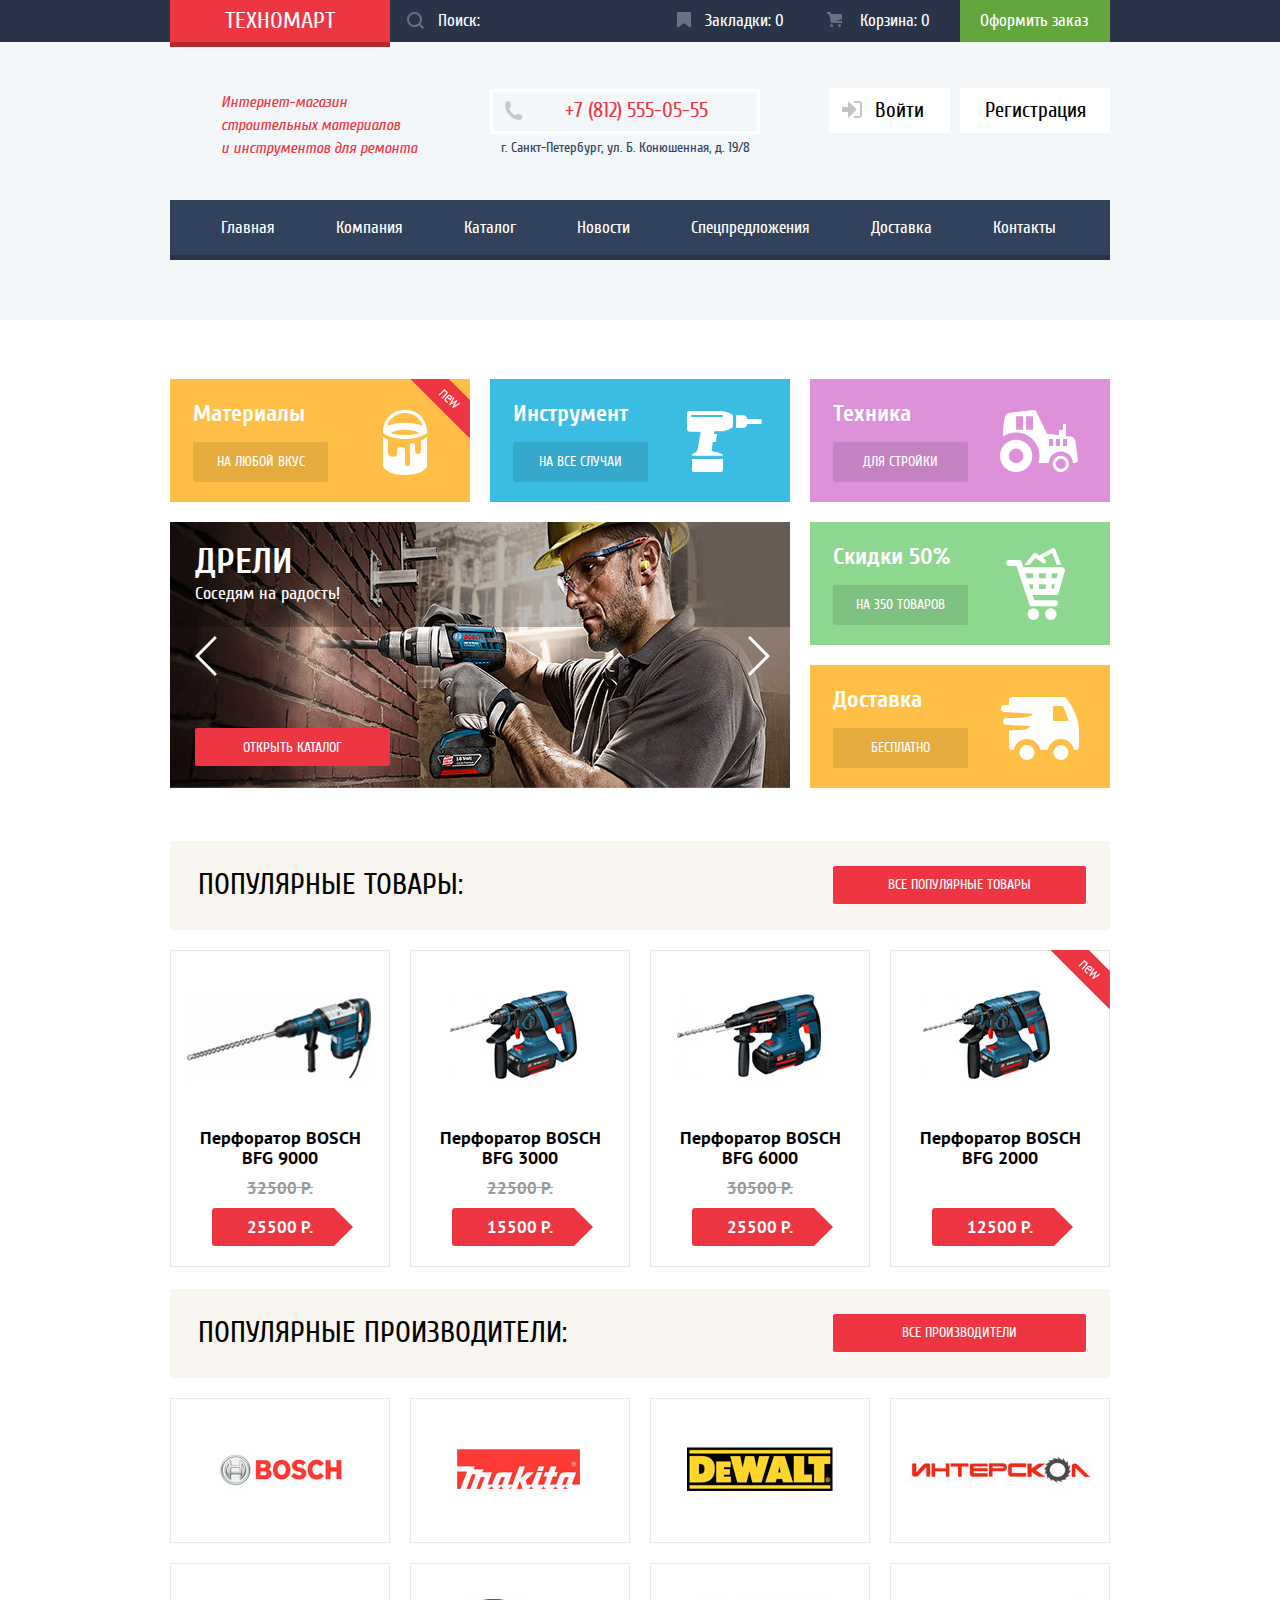
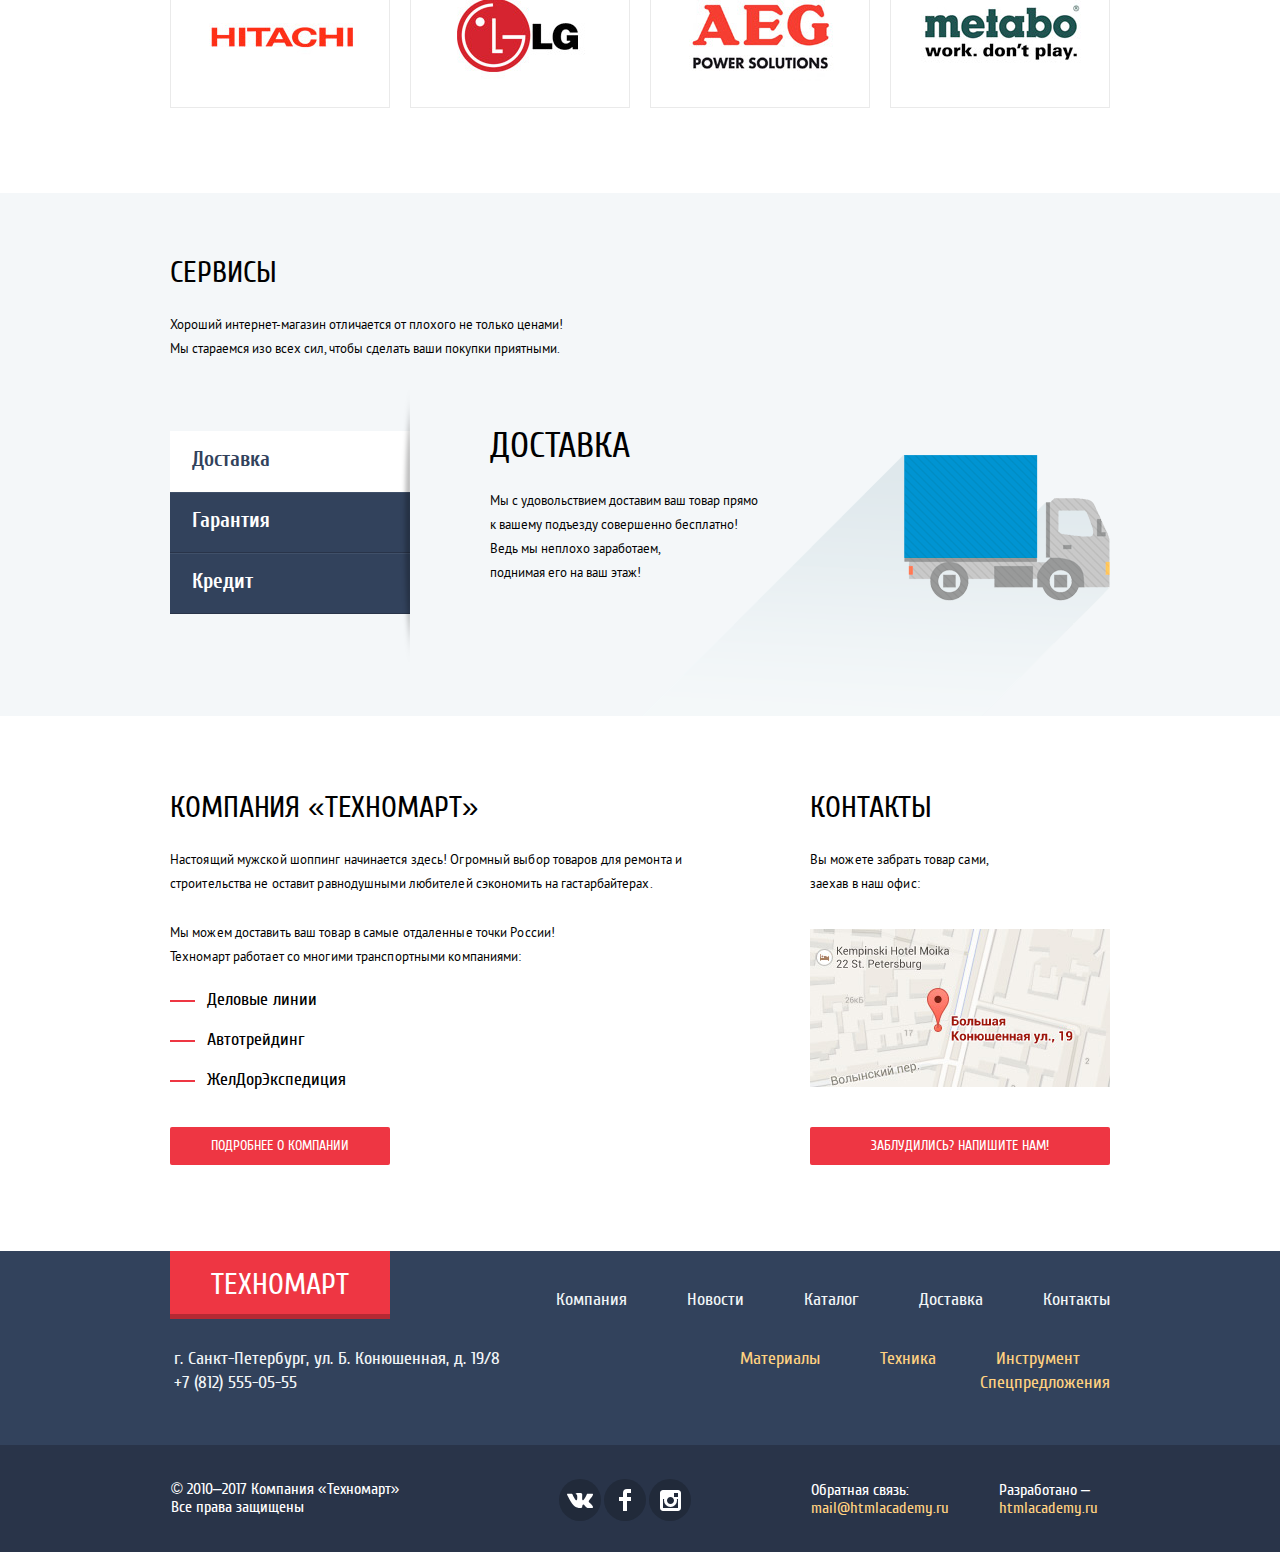
<file: index.html>
<!DOCTYPE html>
<html lang="ru">
  <head>
    <meta charset="utf-8">
    <title>HTML Academy: Техномарт</title>
    <link rel="stylesheet" href="css/normalize.css">
    <link rel="stylesheet" href="css/style-min.css">
  </head>
  <body>
  

    <header class="main-header">
      <div class="main-header-top-wrapper">
        <div class="main-header-top-line container">
          <a class="main-header-logo">
            Техномарт
          </a>
          <form class="search-form" method="get" action="https://echo.htmlacademy.ru">
            
            <input class="search-line" type="text" name="search" id="search" placeholder="Поиск:">
            <label for="search">
              <svg xmlns="http://www.w3.org/2000/svg" width="17" height="17" viewBox="0 0 17 17">
                <path fill="#ffffff" d="M17 15.586l-3.542-3.542A7.465 7.465 0 0 0 15 7.5 7.5 7.5 0 1 0 7.5 15c1.71 0 3.282-.579 4.544-1.542L15.586 17 17 15.586zM2 7.5C2 4.467 4.467 2 7.5 2 10.532 2 13 4.467 13 7.5c0 3.032-2.468 5.5-5.5 5.5A5.506 5.506 0 0 1 2 7.5z"/>
              </svg>
            </label>
            <button class="button visually-hidden" type="submit">
              Искать
            </button>
          </form>
          <ul class="buy-link-list">
            <li><a class="header-bookmark" href="#">Закладки: 0</a></li>
            <li><a class="header-cart" href="#">Корзина: 0</a></li>
            <li><a class="button" href="#">Оформить заказ</a></li>
          </ul>
        </div>
      </div>

      <div class="main-header-base container">
        <div class="slogan">
          <p>
            Интернет-магазин
            строительных материалов
            и инструментов для ремонта
          </p>
        </div>
        <div class="contacts">
          <p class="adress">
            г. Санкт-Петербург, ул. Б. Конюшенная, д. 19/8
          </p>
          <span class="phone">
            +7 (812) 555-05-55
          </span>
        </div>
        <ul class="user-menu-list">
          <li>
            <a href="#">
              <svg xmlns="http://www.w3.org/2000/svg" width="20" height="17" viewBox="0 0 20 17">
                <path fill="#c5c5c5" d="M14.875 8.5L6 0v6H0v5h6v6z"/>
                <path fill="#c5c5c5" d="M16.986 15.01h-5.027V17h5.027c2.178 0 3.004-1.81 3.029-3.026V3.028C19.99 1.811 19.164 0 16.986 0h-5.027v1.99h5.027c.839 0 .992.681 1.01 1.057v10.904c-.017.376-.171 1.059-1.01 1.059z"/>
              </svg>
              <span>Войти</span>
            </a>
          </li>
          <li><a href="#">Регистрация</a></li>
        </ul>
      </div>
      <nav class="header-main-menu container">
        <ul class="header-menu-list">
          <li><a>Главная</a></li>
          <li><a href="#">Компания</a></li>
          <li><a href="catalog.html">Каталог</a></li>
          <li><a href="#">Новости</a></li>
          <li><a href="#">Спецпредложения</a></li>
          <li><a href="#">Доставка</a></li>
          <li><a href="#">Контакты</a></li>
        </ul>
      </nav>

    </header>
    
    <main>
      <div class="container">
        <h1 class="visually-hidden">Интернет-магазин строительных материалов</h1>
        <section class="promotion">
          <h2 class="visually-hidden">Продвижение</h2>
          <div class="left-side">
            <ul class="promo-list">
              <li class="promo-card new">
                <h3>
                  Материалы
                </h3>
                <a href="#" class="button">
                  На любой вкус
                </a>
              </li>
              <li class="promo-card">
                <h3>
                  Инструмент
                </h3>
                <a href="#" class="button">
                  На все случаи
                </a>
              </li>
            </ul>
            <div class="slider">
              <input class="slider-input visually-hidden" type="checkbox" name="toggle" id="toggle">
              <div class="slider-controls"> 
                <label class="select-button left-button" for="toggle">влево</label>
                <label class="select-button right-button" for="toggle">вправо</label>
              </div>
              <ul class="slider-list">
                <li class="slider-item">
                  <h3>
                    Перфораторы
                  </h3>
                  <p>
                    Настоящие мужские игрушки
                  </p>
                  <a href="catalog.html" class="button slider-button">
                    Открыть каталог
                  </a>
                </li>
                <li class="slider-item">
                  <h3>
                    Дрели
                  </h3>
                  <p>
                    Соседям на радость!
                  </p>
                  <a href="#" class="button slider-button">
                    Открыть каталог
                  </a>
                </li>
              </ul>
            </div>
          </div>
          <div class="right-side">
            <ul class="promo-list">
              <li class="promo-card">
                <h3>
                  Техника
                </h3>
                <a href="#" class="button">
                  Для стройки
                </a>
              </li>
              <li class="promo-card">
                <h3>
                  Скидки 50%
                </h3>
                <a href="#" class="button">
                  На 350 товаров
                </a>
              </li>
              <li class="promo-card">
                <h3>
                  Доставка
                </h3>
                <a href="#" class="button">
                  Бесплатно
                </a>
              </li>
            </ul>
          </div>
        </section>
        <section class="popular-items">
          <div class="wrapper">  
            <h2>Популярные товары:</h2>
            <a href="#" class="button">Все популярные товары</a>
          </div>
          <ul class="popular-items-cards">
            <li class="item popular-item">
              <h3>
                <a href="#">
                  <span class="item-name">Перфоратор BOSСH</span>
                  <span class="item-type">BFG 9000</span>
                </a>
              </h3>
              <div class="image-wrapper">
                <img src="img/snippet-32961.jpg" width="190" height="101" alt="Перфоратор BOSH BFG 3000">
              </div>
              <p class="item-price">
                <del class="discount">32500 Р.</del>
                <span>25500 Р.</span>
              </p>
              <div class="button-wrapper">
                <a href="#" class="button buy">Купить</a>
                <a href="#" class="button mark">В закладки</a>
              </div>
            </li>
            <li class="item popular-item">
              <h3>
                <a href="#">
                  <span class="item-name">Перфоратор BOSСH</span>
                  <span class="item-type">BFG 3000</span>
                </a>
              </h3>
              <div class="image-wrapper">
                <img src="img/snippet-945.jpg" width="190" height="101" alt="Перфоратор BOSH BFG 3000">
              </div>
              <p class="item-price">
                <del class="discount">22500 Р.</del>
                <span>15500 Р.</span>
              </p>
              <div class="button-wrapper">
                <a href="#" class="button buy">Купить</a>
                <a href="#" class="button mark">В закладки</a>
              </div>
            </li>
            <li class="item popular-item">
              <h3>
                <a href="#">
                  <span class="item-name">Перфоратор BOSСH</span>
                  <span class="item-type">BFG 6000</span>
                </a>
              </h3>
              <div class="image-wrapper">
                <img src="img/snippet-18927.jpg" width="190" height="101" alt="Перфоратор BOSH BFG 3000">
              </div>
              <p class="item-price">
                <del class="discount">30500 Р.</del>
                <span>25500 Р.</span>
              </p>
              <div class="button-wrapper">
                <a href="#" class="button buy">Купить</a>
                <a href="#" class="button mark">В закладки</a>
              </div>
            </li>
            <li class="item popular-item new">
              <h3>
                <a href="#">
                  <span class="item-name">Перфоратор BOSСH</span>
                  <span class="item-type">BFG 2000</span>
                </a>
              </h3>
              <div class="image-wrapper">
                <img src="img/snippet-945.jpg" width="190" height="101" alt="Перфоратор BOSH BFG 3000">
              </div>
              <p class="item-price">
                <del class="discount"></del>
                <span>12500 Р.</span>
              </p>
              <div class="button-wrapper">
                <a href="#" class="button buy">Купить</a>
                <a href="#" class="button mark">В закладки</a>
              </div>
            </li>
          </ul>
        </section>
        <section class="popular-manufacturers">
          <div class="wrapper">
            <h2>Популярные производители:</h2>
            <a href="#" class="button">Все производители</a>
          </div>
          <ul class="popular-manufacturers-cards">
            <li class="manufacturer">
              <a href="#"><img src="img/bosch.jpg" width="190" height="90" alt="Логотип Бош"></a>
            </li>
            <li class="manufacturer">
              <a href="#"><img src="img/makita.jpg" width="190" height="90" alt="Логотип Макита"></a>
            </li>
            <li class="manufacturer">
              <a href="#"><img src="img/dewalt.jpg" width="190" height="90" alt="Логотип Девольт"></a>
            </li>
            <li class="manufacturer">
              <a href="#"><img src="img/interskol.jpg" width="190" height="90" alt="Логотип Интерскол"></a>
            </li>
            <li class="manufacturer">
              <a href="#"><img src="img/hitachi.jpg" width="190" height="90" alt="Логотип Хитачи"></a>
            </li>
            <li class="manufacturer">
              <a href="#"><img src="img/lg.jpg" width="190" height="90" alt="Логотип Элджи"></a>
            </li>
            <li class="manufacturer">
              <a href="#"><img src="img/aeg.jpg" width="190" height="90" alt="Логотип Аег"></a>
            </li>
            <li class="manufacturer">
              <a href="#"><img src="img/metabo.jpg" width="190" height="90" alt="Логотип Метабо"></a>
            </li>
          </ul>
        </section>
      </div>
      <section class="features">
        <div class="container">
          <h2>Сервисы</h2>
          <p>
            Хороший интернет-магазин отличается от плохого не только ценами!
            Мы стараемся изо всех сил, чтобы сделать ваши покупки приятными.
          </p>
          <div class="wrapper">
            <ul class="features-selector">
              <li><button class="delivery-switch active" type="button">Доставка</button></li>
              <li><button class="guarantee-switch" type="button">Гарантия</button></li>
              <li><button class="credit-switch" type="button">Кредит</button></li>
            </ul>
            <div class="features-item delivery active-slide">
              <h3>Доставка</h3>
              <p>
                Мы с удовольствием доставим ваш товар прямо<br> к вашему подъезду совершенно бесплатно!
                Ведь мы неплохо заработаем,<br> поднимая его на ваш этаж!
              </p>
            </div>
            <div class="features-item guarantee">
              <h3>Гарантия</h3>
              <p>
                Если купленный у нас товар поломается или заискрит,<br> а также в случае пожара,
                спровоцированного его возгоранием, вы всегда можете быть уверены в нашей гарантии.
                Мы обменяем сгоревший товар на новый.<br> Дом уж восстановите как-нибудь сами.
              </p>
            </div>
            <div class="features-item credit">
              <h3>Кредит</h3>
              <p>
                Залезть в долговую яму стало проще!<br> Кредитные консультанты придут вам на помощь.
              </p>
              <a href="#" class="button">Отправить заявку</a>
            </div>
          </div>
        </div>
      </section>
      <div class="about-contacts container">
        <section class="about-us">
          <h2>Компания «техномарт»</h2>
          <p>
            Настоящий мужской шоппинг начинается здесь! Огромный выбор товаров для ремонта и
            строительства не оставит равнодушными любителей сэкономить на гастарбайтерах.
          </p>
          <p>
            Мы можем доставить ваш товар в самые отдаленные точки России!
            Техномарт работает со многими транспортными компаниями:
          </p>
          <ul>
            <li>Деловые линии</li>
            <li>Автотрейдинг</li>
            <li>ЖелДорЭкспедиция</li>
          </ul>
          <a href="#" class="button button-about-us">
            Подробнее о компании
          </a>
        </section>
        <section class="contacts">
          <h2>Контакты</h2>
          <p>
            Вы можете забрать товар сами, заехав в наш офис:
          </p>
          <a href="#" class="modal-button-map"><img src="img/map-small.jpg" width="300" height="158" alt="Изображение адрес на карте"></a>
          <a href="#" class="button button-write-us">
            Заблудились? Напишите нам!
          </a>
        </section>
      </div>
    </main>
    
    <footer class="main-footer">
      <div class="footer-top-line container">
        <a class="footer-logo">
          Техномарт
        </a>
        <ul class="footer-menu-list">
          <li><a href="#">Компания</a></li>
          <li><a href="#">Новости</a></li>
          <li><a href="catalog.html">Каталог</a></li>
          <li><a href="#">Доставка</a></li>
          <li><a href="#">Контакты</a></li>
        </ul>
      </div>
      <div class="footer-middle container">
        <p class="contacts">
          г. Санкт-Петербург, ул. Б. Конюшенная, д. 19/8<br>
          +7 (812) 555-05-55
        </p>
        <ul class="footer-menu-list">
          <li><a href="#">Материалы</a></li>
          <li><a href="#">Техника</a></li>
          <li><a href="#">Инструмент</a></li>
          <li><a href="#">Спецпредложения</a></li>
        </ul>
      </div>
      <div class="footer-bottom-wrapper">
        <div class="footer-links container">
          <p class="footer-copyright">
            © 2010–2017 Компания «Техномарт»<br>
            Все права защищены
          </p>
          <ul class="footer-social">
            <li>
              <a href="vk.com">
                <span class="visually-hidden">vk</span>
                <img src="img/icon-vk.svg" width="26" height="15" alt="Вконтакте">
              </a>
            </li>
            <li>
              <a href="facebook.com">
                <span class="visually-hidden">fb</span>
                <img src="img/icon-fb.svg" width="12" height="22" alt="Фейсбук">
              </a>
            </li>
            <li>
              <a href="www.instagram.com">
                <span class="visually-hidden">inst</span>
                <img src="img/icon-insta.svg" width="21" height="21" alt="Инстаграм">
              </a>
            </li>
          </ul>
          <p class="footer-feedback">
            <b>Обратная связь:</b>
            <a href="#">mail@htmlacademy.ru</a>
          </p>
          <p class="footer-designer">
            <b>Разработано –</b>
            <a href="https://htmlacademy.ru/intensive/htmlcss">htmlacademy.ru</a>
          </p>
        </div>
      </div>
    </footer>
    
    <section class="modal modal-map">
      <img src="img/modal-map.jpg" width="940" height="446" alt="ул. Большая Конюшенная д.19">
      <button class="modal-button modal-close-button" type="button">
        Закрыть
      </button>
    </section>
    
    <section class="modal modal-contact">
      <h2 class="visually-hidden">
        Форма обратной связи
      </h2>
      <form class="contact-form" method="post" action="https://echo.htmlacademy.ru">
        <div class="form-wrapper">
          <p class="contact-item">
            <label for="name">Ваше имя:</label>
            <input type="text" name="name" id="name" placeholder="Имя Фамилия" required>
          </p>
          <p class="contact-item">
            <label for="email">Ваш e-mail:</label>
            <input type="email" name="email" id="email" placeholder="email@example.com" required>
          </p>
          <p class="contact-item">
            <label for="message">Текст письма:</label>
            <textarea name="message" id="message" rows="5" placeholder="В свободной форме" required></textarea>
          </p>
        </div>      
        <button class="button" type="submit">
          Отправить
        </button>        
      </form>
      <button class="modal-button modal-close-button" type="button">
        Закрыть
      </button>
    </section>
    
    <section class="modal modal-confirmation">
      <p>
        Товар добавлен в корзину!
      </p>
      <div class="modal-button-wrapper">
        <a class="button" href="#">Оформить заказ</a>
        <button class="button" type="button">
          Продолжить покупки
        </button>
      </div>
      <button class="modal-close-button modal-button" type="button">
        Закрыть
      </button>
    </section>
    
    <script src="js/script-min.js"></script>
  </body>
</html>
</file>
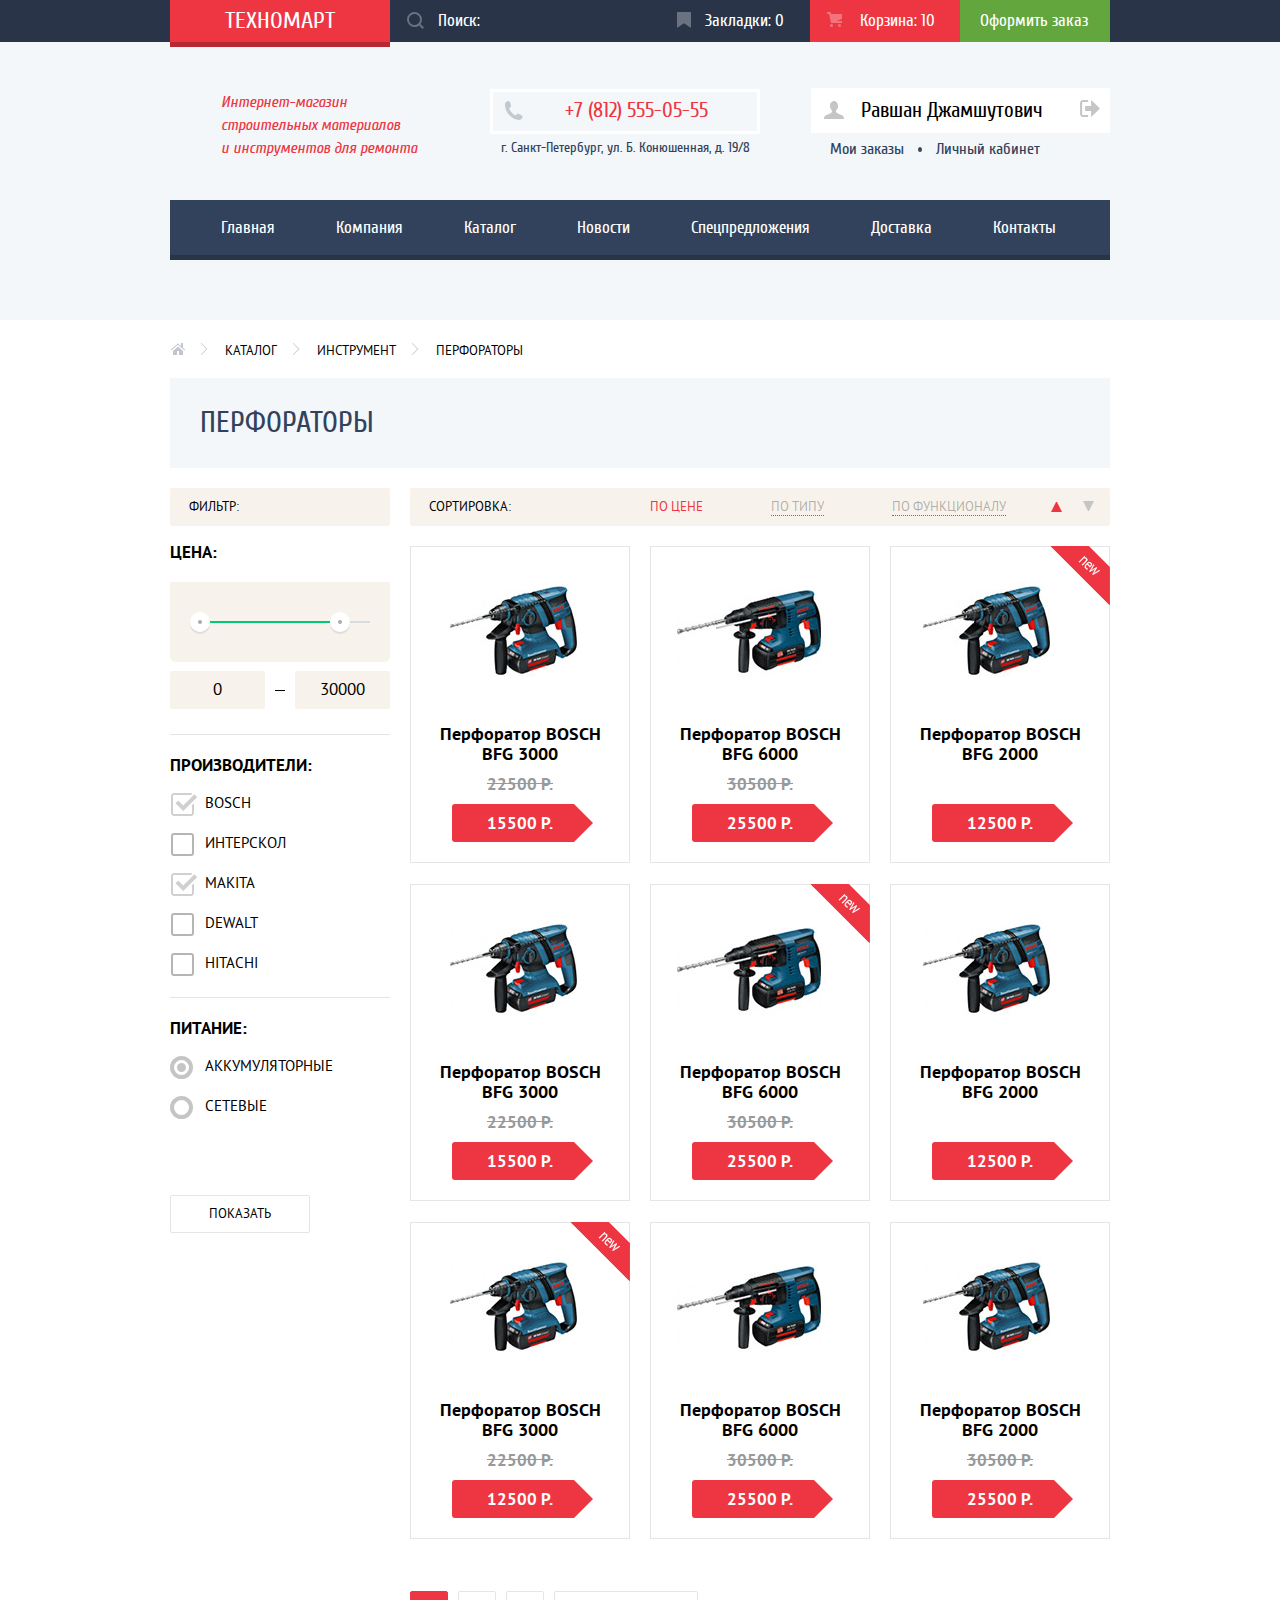
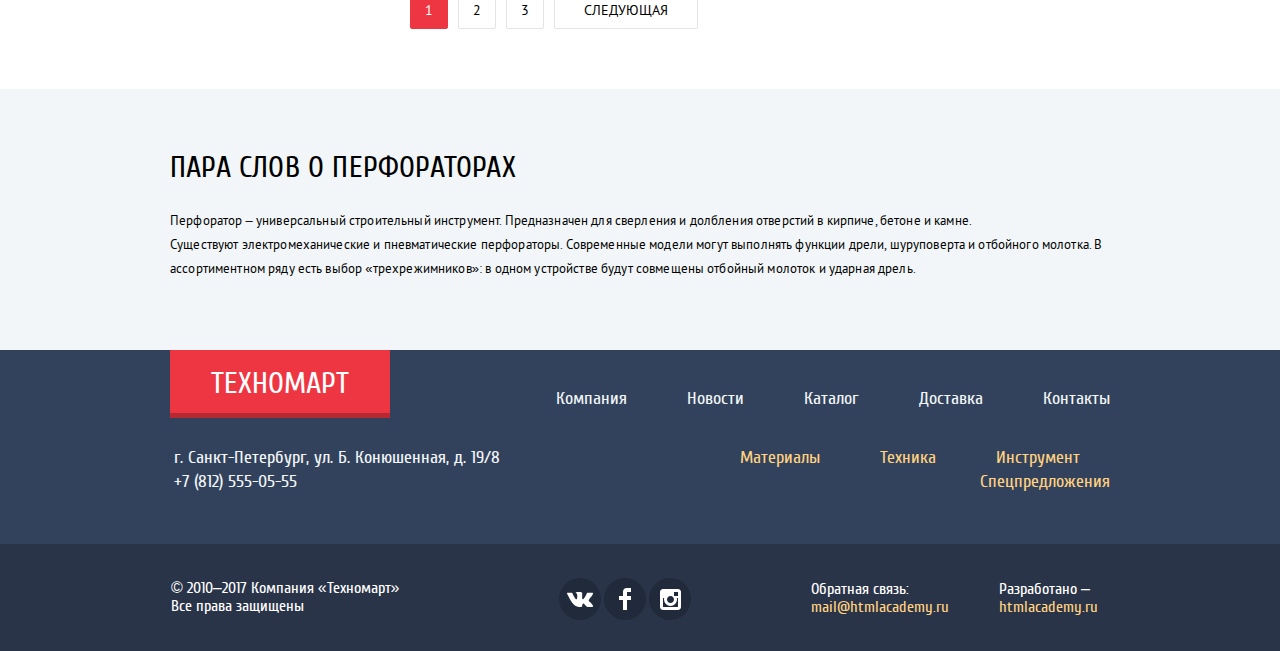
<file: catalog.html>
<!DOCTYPE html>
<html lang="ru">
  <head>
    <meta charset="utf-8">
    <title>HTML Academy: Техномарт</title>
    <link rel="stylesheet" href="css/normalize.css">
    <link rel="stylesheet" href="css/style-min.css">
  </head>
  <body>
  
    <header class="main-header">
      <div class="main-header-top-wrapper">
        <div class="main-header-top-line container">
          <a href="index.html" class="main-header-logo">
            Техномарт
          </a>
          <form class="search-form" method="get" action="https://echo.htmlacademy.ru">
            
            <input class="search-line" type="text" name="search" id="search" placeholder="Поиск:">
            <label for="search">
              <svg xmlns="http://www.w3.org/2000/svg" width="17" height="17" viewBox="0 0 17 17">
                <path fill="#ffffff" d="M17 15.586l-3.542-3.542A7.465 7.465 0 0 0 15 7.5 7.5 7.5 0 1 0 7.5 15c1.71 0 3.282-.579 4.544-1.542L15.586 17 17 15.586zM2 7.5C2 4.467 4.467 2 7.5 2 10.532 2 13 4.467 13 7.5c0 3.032-2.468 5.5-5.5 5.5A5.506 5.506 0 0 1 2 7.5z"/>
              </svg>
            </label>
            <button class="button visually-hidden" type="submit">
              Искать
            </button>
          </form>
          <ul class="buy-link-list">
            <li><a class="header-bookmark" href="#">Закладки: 0</a></li>
            <li class="no-empty"><a class="header-cart" href="#">Корзина: 10</a></li>
            <li><a class="button" href="#">Оформить заказ</a></li>
          </ul>
        </div>
      </div>
      <div class="main-header-base container">
        <div class="slogan">
          <p>
            Интернет-магазин
            строительных материалов
            и инструментов для ремонта
          </p>
        </div>
        <div class="contacts">
          <p class="adress">
            г. Санкт-Петербург, ул. Б. Конюшенная, д. 19/8
          </p>
          <span class="phone">
            +7 (812) 555-05-55
          </span>
        </div>
        <ul class="user-menu-list">
          <li>
            <a href="#" class="authorised">
              <svg xmlns="http://www.w3.org/2000/svg" width="20" height="18" viewBox="0 0 20 18">
                <path fill="#c5c5c5" d="M17.881 14.166c-2.144-.735-4.256-1.666-5.207-2.39-.657-.501-.77-1.618-.517-2.415 1.118-.903 1.864-2.477 1.864-4.278C14.021 2.276 12.221 0 10 0S5.979 2.276 5.979 5.083c0 1.801.746 3.374 1.863 4.277.253.798.141 1.915-.517 2.416-.95.724-3.063 1.654-5.207 2.39S0 18 0 18h20s.025-3.099-2.119-3.834z"/>
              </svg>
              <span>Равшан Джамшутович</span>
            </a>
          </li>
          <li>
            <a href="#" class="authorised button">
              <svg xmlns="http://www.w3.org/2000/svg" width="21" height="17" viewBox="0 0 21 17">
                <g fill="#c5c5c5">
                  <path fill="#c5c5c5" d="M21 8.5L12.125 0v6h-6v5h6v6z"/>
                  <path fill="#c5c5c5" d="M3.106 13.952V3.048c.018-.376.171-1.057 1.01-1.057h5.027V0H4.116C1.938 0 1.112 1.81 1.087 3.027v10.946C1.112 15.189 1.938 17 4.116 17h5.027v-1.99H4.116c-.839 0-.992-.683-1.01-1.058z"/>
                </g>
              </svg>
              <span class="visually-hidden">Выйти</span>
            </a>
          </li>
          <li>
            <ul class="authorised authorized-list">
              <li><a href="#">Мои заказы</a></li>
              <li><a href="#">Личный кабинет</a></li>
            </ul>
          </li>
        </ul>
        
      </div>
      <nav class="header-main-menu container">
        <ul class="header-menu-list">
          <li><a href="index.html">Главная</a></li>
          <li><a href="#">Компания</a></li>
          <li><a>Каталог</a></li>
          <li><a href="#">Новости</a></li>
          <li><a href="#">Спецпредложения</a></li>
          <li><a href="#">Доставка</a></li>
          <li><a href="#">Контакты</a></li>
        </ul>
      </nav>
    </header>
    
    <main class="inner">
      <div class="container">
        <ul class="breadcrumbs">
          <li><a href="index.html"><img src="img/icon-home.svg" width="15" height="12" alt="На главную"></a></li>
          <li><a href="#">Каталог</a></li>
          <li><a href="#">Инструмент</a></li>
          <li class="breadcrumbs-current"><a>Перфораторы</a></li>
        </ul>
        <h1 class="page-title" >Перфораторы</h1>
        <div class="catalog-layout">
          <section class="filters">
            <h2 class="filter-title">Фильтр:</h2>
            <form class="filter" method="get" action="https://echo.htmlacademy.ru">
              <fieldset>
                <legend>Цена:</legend>
                <div class="range-controls">
                  <div class="scale">
                    <div class="bar">
                    </div>
                  </div>
                  <div class="toggle left-toggle"></div>
                  <div class="toggle right-toggle"></div>
                </div>
                <div class="price-controls">
                  <input class="min-price" type="text" name="min-price" value="0">
                  <input class="max-price" type="text" name="max-price" value="30000">
                </div>
              </fieldset>
              <hr>
              <fieldset>
                <legend>Производители:</legend>
                  <ul class="manufacturer">
                    <li>
                      <input class="visually-hidden filter-input filter-input-checkbox" type="checkbox" name="bosch" id="bosch" checked>
                      <label for="bosch">bosch</label>
                    </li>
                    <li>
                      <input class="visually-hidden filter-input filter-input-checkbox" type="checkbox" name="interskol" id="interskol">
                      <label for="interskol">интерскол</label>
                    </li>
                    <li>
                      <input class="visually-hidden filter-input filter-input-checkbox" type="checkbox" name="makita" id="makita" checked>
                      <label for="makita">makita</label>
                    </li>
                    <li>
                      <input class="visually-hidden filter-input filter-input-checkbox" type="checkbox" name="dewalt" id="dewalt">
                      <label for="dewalt">dewalt</label>
                    </li>
                    <li>
                      <input class="visually-hidden filter-input filter-input-checkbox" type="checkbox" name="hitachi" id="hitachi">
                      <label for="hitachi">hitachi</label>
                    </li>                
                  </ul>
              </fieldset>
              <hr>
              <fieldset>
                <legend>Питание:</legend>
                  <ul class="supply-type">
                    <li>
                      <input class="visually-hidden filter-input filter-input-radio" type="radio" name="filter-supply" id="filter-battary" value="battary-supply" checked>
                      <label for="filter-battary">Аккумуляторные</label>
                    </li>
                    <li>
                      <input class="visually-hidden filter-input filter-input-radio" type="radio" name="filter-supply" id="filter-wire" value="wired-supply">
                      <label for="filter-wire">Сетевые</label>
                    </li>                
                  </ul>
              </fieldset>
              <button class="button" type="submit">
                Показать
              </button>
            </form>
          </section>
          <section class="catalog">
            <div class="sorting">
              <h3 class="sorting-title">Сортировка:</h3> 
              <ul class="sorting-menu">
                <li class="sorting-parameter sorting-by-price active"><a href="#">По цене</a></li>
                <li class="sorting-parameter sorting-by-type"><a href="#">По типу</a></li>
                <li class="sorting-parameter sorting-by-function"><a href="#">По функционалу</a></li>
              </ul>
              <ul class="order-menu">
                <li class="sorting-order a-z active"><a href="#">а-я</a></li>
                <li class="sorting-order z-a"><a href="#">я-а</a></li>      
              </ul>
            </div>
            <h2 class="visually-hidden">Каталог</h2>
            <ul class="catalog-list">
              <li class="item catalog-item">
                <h3>
                  <a href="#">
                    <span class="item-name">Перфоратор BOSСH</span>
                    <span class="item-type">BFG 3000</span>
                  </a>
                </h3>
                <div class="image-wrapper">
                  <img src="img/snippet-945.jpg" width="190" height="101" alt="Перфоратор BOSH BFG 3000">
                </div>
                <p class="item-price">
                  <del class="discount">22500 Р.</del>
                  <span>15500 Р.</span>
                </p>
                <div class="button-wrapper">
                  <a href="#" class="button buy">Купить</a>
                  <a href="#" class="button mark">В закладки</a>
                </div>
              </li>
              <li class="item catalog-item">
                <h3>
                  <a href="#">
                    <span class="item-name">Перфоратор BOSСH</span>
                    <span class="item-type">BFG 6000</span>
                  </a>
                </h3>              
                <div class="image-wrapper">
                  <img src="img/snippet-18927.jpg" width="190" height="101" alt="Перфоратор BOSH BFG 3000">
                </div>
                <p class="item-price">
                  <del class="discount">30500 Р.</del>
                  <span>25500 Р.</span>
                </p>
                <div class="button-wrapper">
                  <a href="#" class="button buy">Купить</a>
                  <a href="#" class="button mark">В закладки</a>
                </div>
              </li>
              <li class="item catalog-item new">
                <h3>
                  <a href="#">
                    <span class="item-name">Перфоратор BOSСH</span>
                    <span class="item-type">BFG 2000</span>
                  </a>
                </h3>
                <div class="image-wrapper">
                  <img src="img/snippet-945.jpg" width="190" height="101" alt="Перфоратор BOSH BFG 3000">
                </div>
                <p class="item-price">
                  <del class="discount"></del>
                  <span>12500 Р.</span>
                </p>
                <div class="button-wrapper">
                  <a href="#" class="button buy">Купить</a>
                  <a href="#" class="button mark">В закладки</a>
                </div>
              </li>
              <li class="item catalog-item">
                <h3>
                  <a href="#">
                    <span class="item-name">Перфоратор BOSСH</span>
                    <span class="item-type">BFG 3000</span>
                  </a>
                </h3>              
                <div class="image-wrapper">
                  <img src="img/snippet-945.jpg" width="190" height="101" alt="Перфоратор BOSH BFG 3000">
                </div>
                <p class="item-price">
                  <del class="discount">22500 Р.</del>
                  <span>15500 Р.</span>
                </p>
                <div class="button-wrapper">
                  <a href="#" class="button buy">Купить</a>
                  <a href="#" class="button mark">В закладки</a>
                </div>
              </li>
              <li class="item catalog-item new">
                <h3>
                  <a href="#">
                    <span class="item-name">Перфоратор BOSСH</span>
                    <span class="item-type">BFG 6000</span>
                  </a>
                </h3> 
                <div class="image-wrapper">
                  <img src="img/snippet-18927.jpg" width="190" height="101" alt="Перфоратор BOSH BFG 3000">
                </div>
                <p class="item-price">
                  <del class="discount">30500 Р.</del>
                  <span>25500 Р.</span>
                </p>
                <div class="button-wrapper">
                  <a href="#" class="button buy">Купить</a>
                  <a href="#" class="button mark">В закладки</a>
                </div>
              </li>
              <li class="item catalog-item">
                <h3>
                  <a href="#">
                    <span class="item-name">Перфоратор BOSСH</span>
                    <span class="item-type">BFG 2000</span>
                  </a>
                </h3>
                <div class="image-wrapper">
                  <img src="img/snippet-945.jpg" width="190" height="101" alt="Перфоратор BOSH BFG 3000">
                </div>
                <p class="item-price">
                  <del class="discount"></del>
                  <span>12500 Р.</span>
                </p>
                <div class="button-wrapper">
                  <a href="#" class="button buy">Купить</a>
                  <a href="#" class="button mark">В закладки</a>
                </div>
              </li>
              <li class="item catalog-item new">
                <h3>
                  <a href="#">
                    <span class="item-name">Перфоратор BOSСH</span>
                    <span class="item-type">BFG 3000</span>
                  </a>
                </h3>
                <div class="image-wrapper">
                  <img src="img/snippet-945.jpg" width="190" height="101" alt="Перфоратор BOSH BFG 3000">
                </div>
                <p class="item-price">
                  <del class="discount">22500 Р.</del>
                  <span>12500 Р.</span>
                </p>
                <div class="button-wrapper">
                  <a href="#" class="button buy">Купить</a>
                  <a href="#" class="button mark">В закладки</a>
                </div>
              </li>
              <li class="item catalog-item">
                <h3>
                  <a href="#">
                    <span class="item-name">Перфоратор BOSСH</span>
                    <span class="item-type">BFG 6000</span>
                  </a>
                </h3>
                <div class="image-wrapper">
                  <img src="img/snippet-18927.jpg" width="190" height="101" alt="Перфоратор BOSH BFG 3000">
                </div>
                <p class="item-price">
                  <del class="discount">30500 Р.</del>
                  <span>25500 Р.</span>
                </p>
                <div class="button-wrapper">
                  <a href="#" class="button buy">Купить</a>
                  <a href="#" class="button mark">В закладки</a>
                </div>
              </li>
              <li class="item catalog-item">
                <h3>
                  <a href="#">
                    <span class="item-name">Перфоратор BOSСH</span>
                    <span class="item-type">BFG 2000</span>
                  </a>
                </h3>
                <div class="image-wrapper">
                  <img src="img/snippet-945.jpg" width="190" height="101" alt="Перфоратор BOSH BFG 3000">
                </div>
                <p class="item-price">
                  <del class="discount">30500 Р.</del>
                  <span>25500 Р.</span>
                </p>
                <div class="button-wrapper">
                  <a href="#" class="button buy">Купить</a>
                  <a href="#" class="button mark">В закладки</a>
                </div>
              </li>
            </ul>
            <ul class="pagination-list">
              <li class="pagination-item current-item"><a class="button">1</a></li>
              <li class="pagination-item"><a href="#" class="button">2</a></li>
              <li class="pagination-item"><a href="#" class="button">3</a></li>
              <li class="pagination-item next-item"><a href="#" class="button">Следующая</a></li>
            </ul>
          </section> 
        </div>
      </div>
      <article class="item-article">
        <div class="container">
          <h2 class="article-name">Пара слов о перфораторах</h2>
          <p>
            Перфоратор – универсальный строительный инструмент. Предназначен для сверления и долбления отверстий в кирпиче, бетоне и камне.<br>
            Существуют электромеханические и пневматические перфораторы. Современные модели могут выполнять функции дрели, шуруповерта и отбойного молотка. В
            ассортиментном ряду есть выбор «трехрежимников»: в одном устройстве будут совмещены отбойный молоток и ударная дрель.
          </p>
        </div>
      </article>
    </main>
    
    <footer class="main-footer">
      <div class="footer-top-line container">
        <a href="index.html" class="footer-logo">
          Техномарт
        </a>
        <ul class="footer-menu-list">
          <li><a href="#">Компания</a></li>
          <li><a href="#">Новости</a></li>
          <li><a>Каталог</a></li>
          <li><a href="#">Доставка</a></li>
          <li><a href="#">Контакты</a></li>
        </ul>
      </div>
      <div class="footer-middle container">
        <p class="contacts">
          г. Санкт-Петербург, ул. Б. Конюшенная, д. 19/8<br>
          +7 (812) 555-05-55
        </p>
        <ul class="footer-menu-list">
          <li><a href="#">Материалы</a></li>
          <li><a href="#">Техника</a></li>
          <li><a href="#">Инструмент</a></li>
          <li><a href="#">Спецпредложения</a></li>
        </ul>
      </div>
      <div class="footer-bottom-wrapper">
        <div class="footer-links container">
          <p class="footer-copyright">
            © 2010–2017 Компания «Техномарт»<br>
            Все права защищены
          </p>
          <ul class="footer-social">
            <li>
              <a href="vk.com">
                <span class="visually-hidden">vk</span>
                <img src="img/icon-vk.svg" width="26" height="15" alt="Вконтакте">
              </a>
            </li>
            <li>
              <a href="facebook.com">
                <span class="visually-hidden">fb</span>
                <img src="img/icon-fb.svg" width="12" height="22" alt="Фейсбук">
              </a>
            </li>
            <li>
              <a href="www.instagram.com">
                <span class="visually-hidden">inst</span>
                <img src="img/icon-insta.svg" width="21" height="21" alt="Инстаграм">
              </a>
            </li>
          </ul>
          <p class="footer-feedback">
            <b>Обратная связь:</b>
            <a href="#">mail@htmlacademy.ru</a>
          </p>
          <p class="footer-designer">
            <b>Разработано –</b>
            <a href="https://htmlacademy.ru/intensive/htmlcss">htmlacademy.ru</a>
          </p>
        </div>
      </div>
    </footer>
    
    <section class="modal modal-confirmation">
      <p>
        Товар добавлен в корзину!
      </p>
      <div class="modal-button-wrapper">
        <a class="button" href="#">Оформить заказ</a>
        <button class="button" type="button">
          Продолжить покупки
        </button>
      </div>
      <button class="modal-close-button modal-button" type="button">
        Закрыть
      </button>
    </section>
    
    <script>
      var confirmLink = document.querySelectorAll(".buy")
      var confirmPopup = document.querySelector(".modal-confirmation")
      var confirmClose = confirmPopup.querySelector(".modal-close-button")

      for (var i = 0; i < confirmLink.length; i++) {
          confirmLink[i].addEventListener("click", function (evt) {
          evt.preventDefault();
          confirmPopup.classList.add("modal-show");
        })
      }

      confirmClose.addEventListener("click", function (evt) {
      evt.preventDefault();
      confirmPopup.classList.remove("modal-show");
      })

      window.addEventListener("keydown", function (evt) {
        if (evt.keyCode === 27) {
          evt.preventDefault();
          if (confirmPopup.classList.contains("modal-show")) {
            confirmPopup.classList.remove("modal-show");
          }
        }
      })
    </script>
  </body>
</html>
</file>
<file: css/style-min.css>
@font-face{font-family:Cuprum;src:local("Cuprum Regular"),local("Cuprum-Regular"),url(../fonts/cuprum.woff2) format("woff2"),url(../fonts/cuprum.woff) format("woff");font-style:normal;font-weight:400}@font-face{font-family:Cuprum;src:local("Cuprum Regular Italic"),local("Cuprum-Regular-Italic"),url(../fonts/cuprumitalic.woff2) format("woff2"),url(../fonts/cuprumitalic.woff) format("woff");font-style:italic;font-weight:400}@font-face{font-family:Cuprum;src:local("Cuprum Bold"),local("Cuprum-Bold"),url(../fonts/cuprumbold.woff2) format("woff2"),url(../fonts/cuprumbold.woff) format("woff");font-style:normal;font-weight:700}@font-face{font-family:PTSans;src:local("PTSans"),local("PT-Sans"),url(../fonts/ptsans.woff2) format("woff2"),url(../fonts/ptsans.woff) format("woff");font-style:normal;font-weight:400}@font-face{font-family:PTSans;src:local("PTSans Bold"),local("PT-Sans-Bold"),url(../fonts/ptsansbold.woff2) format("woff2"),url(../fonts/ptsansbold.woff) format("woff");font-style:normal;font-weight:700}body{margin:0;min-width:960px;font-family:Cuprum,Arial,sans-serif;font-weight:400;line-height:24px;color:#000;background-color:#fff;background-repeat:no-repeat;background-position:center 0}.button,a{color:#fff}a{text-decoration:none}.button{text-transform:uppercase;font-size:14px;line-height:18px;background-color:#ee3643;border-radius:2px}.button:hover{background-color:#ca2c37}.button:active{background-color:#ba2732}.visually-hidden{position:absolute;clip:rect(0 0 0 0);width:1px;height:1px;margin:-1px}.main-header{padding-bottom:65px;color:#32425c;background-color:#f3f7f9}.main-header-top-wrapper{width:100%;background-color:#293449}.buy-link-list,.header-menu-list,.user-menu-list,.user-menu-list ul{margin:0;padding:0;list-style:none}.container{margin:0 auto;padding:0 10px;width:940px}.main-header-top-line{display:-ms-flexbox;display:-webkit-flex;display:flex;font-size:17px;line-height:18px;color:#fff;background-color:#293449}.main-header-logo{display:block;vertical-align:middle;padding:9px 55px;width:110px;font-size:24px;line-height:24px;color:#fff;background-color:#ee3643;box-shadow:0 5px 0 #b52933;text-transform:uppercase}.buy-link-list,.main-header-base{display:-ms-flexbox;display:-webkit-flex}.main-header-logo:hover{background-color:#ca2c37;box-shadow:0 5px 0 #9a212a}.main-header-logo:active{background-color:#ba2732;box-shadow:0 5px 0 #8e1e36}.main-header .search-form{position:relative}.search-form svg{position:absolute;top:12px;left:17px;z-index:60;opacity:.3}input.search-line:focus~label svg,input.search-line:hover~label svg{opacity:1}input.search-line:focus~label path{fill:#cd3944}.main-header input{position:relative;padding:12px 48px;border:none;width:174px;height:18px;font:inherit;color:#fff;background-color:transparent}.main-header input::-moz-placeholder{font-size:17px;color:#fff;opacity:1}.main-header input::-webkit-input-placeholder{font-size:17px;color:#fff}.main-header input:-ms-input-placeholder{font-size:17px;color:#fff}.main-header input:hover{background-color:#212a3a}.main-header input:focus{color:#000;background-color:#fff}.buy-link-list{display:flex;justify-content:flex-end;margin-left:auto;width:450px}.buy-link-list a{display:block;padding:12px 20px;font-size:17px;line-height:18px}a.header-bookmark,a.header-cart{position:relative;padding-left:50px;width:80px}a.header-bookmark{position:relative;padding-right:25px;padding-left:45px}a.header-bookmark::before,a.header-cart::before{position:absolute;top:12px;left:17px;opacity:.3;background-repeat:no-repeat;background-position:0 0;content:""}a.header-bookmark::before{width:14px;height:16px;background-image:url(../img/icon-bookmark.svg)}a.header-cart::before{width:15px;height:15px;background-image:url(../img/icon-cart.svg)}a.header-bookmark:hover::before,a.header-cart:hover::before{opacity:1}a.header-bookmark:active::before,a.header-cart:active::before{opacity:.5}.buy-link-list a:not(.button):hover{background-color:#212a3a}.buy-link-list a:not(.button):active{color:rgba(255,255,255,.6);background-color:#161d29}.no-empty a{background-color:#ee3643}.main-header-top-line a.button{width:110px;text-transform:none;background-color:#63a63e;border-radius:0}.breadcrumbs a,.filter ul,.filters h2,.page-title{text-transform:uppercase}.main-header-top-line a.button:hover{background-color:#5fbb2d}.main-header-top-line a.button:active{color:rgba(255,255,255,.5);background-color:#518534}.user-menu-list a,.user-menu-list>li:nth-of-type(2)>a:active,.user-menu-list>li:nth-of-type(2)>a:hover{background-color:#fff}.main-header-base{display:flex}.slogan p{margin:0;padding:0}.slogan{padding:49px 51px 40px;vertical-align:middle;width:198px;font-style:italic;font-size:16px;line-height:23px;color:#ee3643}.main-header-base .contacts{display:-ms-flexbox;display:-webkit-flex;display:flex;flex-direction:column;margin:0 20px;padding-top:47px;width:270px}.main-header-base .adress{margin:2px 0 0;text-align:center;font-family:Cuprum,Arial,sans-serif;font-size:14px;line-height:24px}.main-header-base .phone,.user-menu-list a{font-size:21px;line-height:21px;text-align:center}.main-header-base .phone{position:relative;display:block;border:3px solid #fff;color:#ee3643;order:-1;padding:8px 10px 10px 32px}.user-menu-list,ul.authorized-list{display:-ms-flexbox;display:-webkit-flex}.main-header-base .phone::before{content:"";width:19px;height:19px;position:absolute;top:9px;left:11px;background-image:url(../img/icon-phone.svg);background-repeat:no-repeat;background-position:0 0;opacity:.8}.user-menu-list{position:relative;display:flex;flex-wrap:wrap;align-items:flex-start;align-content:flex-start;margin-left:auto;padding-top:46px;width:299px}.user-menu-list a{display:block;padding:12px 10px;color:#000}.user-menu-list li:first-child>a{position:relative;margin-left:18px;padding-left:30px;width:81px}.user-menu-list li:first-child svg{position:absolute;top:13px;left:13px}.user-menu-list a:hover path{fill:#32425c}.user-menu-list a:active path{fill:#c5c5c5}.user-menu-list li:last-child>a{margin-left:10px;width:130px}.user-menu-list li:first-of-type>a.authorised{margin:0;padding-right:48px;width:221px}.user-menu-list li:nth-of-type(2)>a.authorised{position:absolute;top:46px;right:0}ul.authorized-list{position:relative;display:flex;justify-content:flex-start}ul.authorized-list::after{content:"";width:4px;height:5px;position:absolute;top:14px;left:107px;border-radius:50%;background-color:#3a445b}ul.authorized-list li>a{padding:7px;font-size:16px;line-height:18px;background-color:transparent;color:#32425c}ul.authorized-list li:first-of-type>a{margin:0;padding-left:15px}ul.authorized-list li:last-of-type>a{margin:0 0 0 15px;width:auto}ul.authorized-list li>a:active,ul.authorized-list li>a:hover{text-decoration:underline}.user-menu-list a:hover{color:#ee3643}.user-menu-list a:active{color:rgba(0,0,0,.3)}.user-menu-list a.authorised:hover{color:#000}.user-menu-list a.authorised:active{color:rgba(0,0,0,.3)}.user-menu-list li:nth-child(2) span{font-size:10px}.header-menu-list{display:-ms-flexbox;display:-webkit-flex;display:flex;justify-content:space-between;flex-wrap:wrap;width:940px;color:#fff;background-color:#32425c;box-shadow:0 5px 0 #293449}.header-menu-list :first-child>a{padding-left:51px}.header-menu-list :last-child>a{padding-right:54px}.header-main-menu a{display:block;padding:19px 30px;font-size:17px;line-height:17px}.breadcrumbs,.catalog-layout{display:-ms-flexbox;display:-webkit-flex}.header-main-menu a:hover{background-color:#293449}.header-main-menu a:active{color:rgba(255,255,255,.5);background-color:#1d2739}.breadcrumbs a,.inner{color:#000;background-color:#fff}.inner{font-family:PTSans,Arial,sans-serif}.breadcrumbs{display:flex;justify-content:flex-start;margin:17px 0;padding:0;list-style:none}.breadcrumbs li{position:relative;margin-right:40px}.breadcrumbs li::before{content:"";width:8px;height:12px;position:absolute;left:-25px;top:6px;background-image:url(../img/icon-right-small.svg);background-repeat:no-repeat;background-position:0 0;opacity:.8}.breadcrumbs li:first-child::before{display:none}.breadcrumbs a{font-size:13px;line-height:18px}.page-title{margin:0 0 20px;padding:30px;font-family:Cuprum,Arial,sans-serif;font-weight:400;font-size:30px;line-height:30px;color:#32425c;background-color:#f3f7f9}.filters h2,.price-controls input{line-height:18px;font-family:PTSans,Arial,sans-serif}.catalog-layout{display:flex;justify-content:space-between}.price-controls,.sorting{display:-ms-flexbox;display:-webkit-flex}.order-menu,.sorting-menu{justify-content:space-between}.filters{width:220px}.filters h2{margin:0 0 11px;padding:10px 19px;font-weight:400;font-size:13px;background-color:#f7f3ec;border-radius:2px}.range-controls{position:relative;margin-top:2px;margin-bottom:9px;padding:39px 20px;background-color:#f7f3ec;border-radius:0 0 6px 6px}.scale{height:2px;width:180px;background-color:#d7dcde}.bar{height:2px;width:152px;background-color:#00ca74}.range-controls .toggle{position:absolute;height:4px;width:4px;border:8px solid #fff;background-color:#ababab;border-radius:50%;box-shadow:0 2px 0 #e0ddd8;cursor:pointer}.range-controls .left-toggle{top:30px;left:20px}.range-controls .right-toggle{top:30px;right:40px}.price-controls{position:relative;display:flex;margin-bottom:21px}.price-controls::before{content:"";width:10px;height:1px;position:absolute;top:50%;left:50%;margin-left:-5px;background-color:#000}.price-controls input{border:none;width:85px;padding:9px 5px 11px;background-color:#f7f3ec;border-radius:2px;text-align:center;font-size:17px}.price-controls input:first-child{margin-right:30px}.filter ul{margin:0;padding:0;font-size:15px;line-height:20px;list-style:none}.filter fieldset{margin:0;padding:1px 0 0;border:none}.filter hr{margin:4px 0 15px;border:none;height:1px;background-color:#e5e5e5}.filter legend{display:block;margin-bottom:12px;padding:0;font-family:PTSans,Arial,sans-serif;font-size:17px;font-weight:700;line-height:30px;text-transform:uppercase}.sorting h3,.sorting-menu{font-size:13px;font-weight:400;font-family:PTSans,Arial,sans-serif;text-transform:uppercase}.filter li{margin-bottom:20px;padding-left:35px}.filter label{position:relative;display:block;cursor:pointer}.filter-input-checkbox+label::before,.filter-input-checkbox:checked+label::after,.filter-input-radio+label::before,.filter-input-radio:checked+label::after{position:absolute;content:""}.filter-input-checkbox+label::before{width:19px;height:19px;top:0;left:-34px;border:2px solid #b5b5b5;border-radius:3px}.filter-input-checkbox+label:hover::before{border-color:#c5c5c5}.filter-input-checkbox:checked+label::before{border-color:transparent}.filter-input-checkbox:focus+label::before{outline:#000 dotted 1px}.filter-input-checkbox:checked+label::after{width:27px;height:23px;top:0;left:-34px;background:url(../img/checkbox-on.svg) no-repeat;opacity:.8}.filter-input-checkbox:disabled+label::after{opacity:.3}.filter-input-checkbox:checked+label:hover::after{opacity:1}.filter-input-checkbox:disabled+label:hover::after{opacity:.3}.filter-input-checkbox:disabled+label::before{border:2px solid #f4f4f4}.filter-input-checkbox:disabled:checked+label::before{border-color:transparent}.filter-input-radio+label::before{width:15px;height:15px;top:0;left:-35px;border:4px solid #c5c5c5;border-radius:50%}.filter-input-radio+label:hover::before{border-color:#b5b5b5}.filter-input-radio:checked+label::after{width:1px;height:1px;top:7px;left:-28px;border:4px solid #c5c5c5;background-color:#c5c5c5;border-radius:50%}.filter-input-radio:checked+label:hover::after{border-color:#b5b5b5;background-color:#b5b5b5}.filter-input-radio:disabled+label::before{border-color:#f4f4f4}.filter-input-radio:disabled+label::after,.filter-input-radio:disabled+label:hover::after{border-color:#f4f4f4;background-color:#f4f4f4}.filter .button{margin-top:59px;margin-bottom:20px;padding:9px 38px;border:1px solid #e5e5e5;font-size:13px;line-height:18px;text-transform:uppercase;border-radius:2px;background-color:#fff;color:#000}.filter .button:hover{border:1px solid #bdc6ca}.filter .button:active{border:1px solid #ee3643}.catalog{width:700px}.sorting{display:flex;margin:0 0 20px;background-color:#f7f3ec;border-radius:2px}.catalog-list,.order-menu,.sorting-menu{display:-ms-flexbox;display:-webkit-flex;list-style:none}.sorting h3{margin:0;padding:10px 19px;line-height:18px}.order-menu,.sorting-menu{display:flex;margin:0}.sorting-menu{margin-left:110px;padding:10px 10px 9px;width:356px;line-height:18px}.sorting-menu a{color:rgba(0,0,0,.3);border-bottom:1px dotted #ee3643}.sorting-menu a:hover{color:rgba(0,0,0,1);border-bottom-style:solid}.sorting-menu .active>a{color:#ee3643;border-bottom-color:transparent}.order-menu{margin-left:25px;padding:0 10px;width:43px}.order-menu a{display:block;margin:13px 0;padding:0 .5px;border:5px solid transparent;border-bottom:10px solid #c5c5c5;border-top:none;height:1px;font-size:0}.order-menu .z-a>a{border:5px solid transparent;border-top:10px solid #c5c5c5;border-bottom:none}.order-menu a:hover{border-top-color:#000;border-bottom-color:#000}.order-menu .active>a{border-top-color:#ee3643;border-bottom-color:#ee3643}.catalog-list{display:flex;justify-content:space-between;flex-wrap:wrap;margin:0;padding:0}.catalog .item,.popular-items .item{position:relative;display:-ms-flexbox;display:-webkit-flex;display:flex;flex-direction:column;justify-content:flex-start;align-items:center;margin-bottom:21px;border:1px solid #e5e5e5;width:218px;font-family:PTSans,Arial,sans-serif;font-size:17px;line-height:18px;font-weight:700;color:#999}.item .button-wrapper>a,.slider-item h3,.slider-item p,h2.article-name{font-family:Cuprum,Arial,sans-serif}.item .button-wrapper{position:absolute;top:43px;left:40px;display:none;width:135px;z-index:20}.item .button-wrapper>a{display:block;margin-bottom:12px;padding:10px;width:115px;border-radius:3px;font-size:14px;line-height:18px;color:#fff}.item .button-wrapper>a.buy{position:relative;padding-bottom:6px;border:none;background-color:#63a63e;box-shadow:0 3px 0 #367315}.item .button-wrapper>a.buy::before{content:"";width:15px;height:15px;position:absolute;top:11px;left:13px;background:url(../img/icon-cart.svg) no-repeat;opacity:.3}.item .button-wrapper>a.buy:hover{background-color:#5fbb2d}.item .button-wrapper>a.buy:active{background-color:#367315}.item .button-wrapper>a.mark{padding-top:8px;padding-bottom:7px;border:3px solid #63a63e;width:109px;color:#32425c;background-color:#fff}.item .button-wrapper>a.mark:hover{border-color:#32425c}.item .button-wrapper>a.mark:active{color:#c1c6ce;border-color:#c1c6ce}.catalog .item:hover,.popular-items .item:hover{border-color:#fff;box-shadow:0 10px 25px rgba(41,52,73,.5)}.item:hover img{display:none}.item:hover .button-wrapper{display:block}.catalog .new::after,.popular-items .new::after{content:"";width:60px;height:59px;position:absolute;top:-1px;right:-1px;background:url(../img/new-flag.png) no-repeat;z-index:10}.item-price span::after,.promotion .new::after{top:0;content:""}.catalog .image-wrapper,.popular-items .image-wrapper{order:-1;display:-ms-flexbox;display:-webkit-flex;display:flex;justify-content:center;align-items:center;margin:2px 0;width:190px;height:164px}li.catalog-item:nth-child(3n) .image-wrapper,li.popular-item:nth-child(4n) .image-wrapper{margin-right:15px}.item del,.item span{display:block;text-align:center}.item h3{margin:9px 0 11px;padding:0 10px;width:200px}.item p{display:-ms-flexbox;display:-webkit-flex;display:flex;flex-direction:column;justify-content:flex-end;margin:auto 0 0;padding:0}.promotion,ul.pagination-list{display:-ms-flexbox;display:-webkit-flex}.item a{font-size:18px;text-align:center;line-height:20px;font-weight:700;color:#000}.item-price .discount{text-decoration:line-through}.item-price span{position:relative;margin:11px 0 20px;padding:10px 8px;width:120px;border-radius:3px;color:#fff;background-color:#ee3643}.item-price span::after{width:0;height:0;position:absolute;right:-24px;border:19px solid #fff;border-left-color:#ee3643}ul.pagination-list{display:flex;flex-wrap:wrap;justify-content:flex-start;margin:31px 0 0;padding:0;list-style:none}.pagination-item a{display:block;margin:0 10px 0 0;padding:9px 14px;border:1px solid #e5e5e5;color:#000;background-color:transparent}.pagination-item:last-child a{padding:9px 29px}.pagination-item a:hover{border-color:#bdc6ca;background-color:transparent}.pagination-item a:active{border-color:#ee3643;background-color:transparent}.pagination-item.current-item a{color:#fff;background-color:#ee3643;border-color:#ee3643}article.item-article{margin-top:60px;background-color:#f2f6f8}h2.article-name{margin:0;padding:64px 0 0;font-size:30px;line-height:30px;font-weight:400;text-transform:uppercase;letter-spacing:.2px}article.item-article p{margin:26px 0 0;padding-bottom:69px;font-size:13px;line-height:24px;letter-spacing:.14px}.promotion{display:flex;margin-top:59px}.promotion .left-side{margin-right:20px;width:620px}.promotion .right-side{width:300px}ul.promo-list{margin:0;padding:0;list-style:none}.left-side ul.promo-list{display:-ms-flexbox;display:-webkit-flex;display:flex;justify-content:space-between}li.promo-card{position:relative;display:block;margin:0 0 20px;padding:20px 23px}.left-side .promo-card{width:254px}.left-side li.promo-card:first-child{background:url(../img/icon-1.svg) 213px 31px no-repeat #ffbf47}.left-side li.promo-card:last-child{background:url(../img/icon-2.svg) 197px 32px no-repeat #3bbce3}.right-side li.promo-card{background:url(../img/icon-4.svg) 196px 26px no-repeat #8ed78f}.right-side li.promo-card:first-child{background:url(../img/icon-3.svg) 190px 31px no-repeat #dc91d8}.right-side li.promo-card:last-child{background:url(../img/icon-5.svg) 191px 32px no-repeat #ffbf47}.promotion .new::after{width:60px;height:59px;position:absolute;right:0;background:url(../img/new-flag.png) no-repeat;z-index:10}.promo-card h3{margin:0 0 13px;padding:0;font-size:24px;line-height:30px;color:#fff}.promo-card a{display:block;padding:11px 10px;width:115px;text-align:center;background-color:rgba(0,0,0,.1)}.promo-card a:hover{background-color:rgba(0,0,0,.2)}.promo-card a:active{background-color:rgba(0,0,0,.3)}.promo-card img{position:absolute;top:25%;right:13%;display:block}.slider{position:relative}.slider-controls .select-button{position:absolute;font-size:0}.slider-controls .left-button{top:114px;left:25px;width:22px;height:40px;background:url(../img/icon-left.svg) no-repeat;cursor:pointer}.slider-controls .right-button{top:114px;right:20px;width:22px;height:40px;background:url(../img/icon-right.svg) no-repeat;cursor:pointer}ul.slider-list{margin:0;padding:0;list-style:none}.slider-item{display:none;padding:22px 25px;min-height:222px}.slider-item:first-child{background-color:#62554e;background:url(../img/slider-1.jpg) no-repeat}.slider-item:last-child{background-color:#62554e;background:url(../img/slider-2.jpg) no-repeat}#toggle:checked~.slider-list .slider-item:first-child,#toggle:not(:checked)~.slider-list .slider-item:last-child{display:block}.slider-input:focus+.slider-controls .select-button{outline:#fff dotted 1px}.slider-item h3{margin:0;font-size:36px;line-height:36px;font-weight:700;text-transform:uppercase;color:#fff}.slider-item p{margin-top:2px;font-size:18px;line-height:24px;font-weight:400;color:#fff}.features h2,.popular-items h2,.popular-manufacturers h2{font-weight:400;font-size:30px;line-height:30px;text-transform:uppercase}.slider-item .button{display:block;margin-top:122px;padding:11px 10px 9px;width:175px;text-align:center}.popular-items .wrapper,.popular-manufacturers .wrapper{display:-ms-flexbox;display:-webkit-flex;display:flex;justify-content:space-between;margin:33px 0 20px;background-color:#f9f5f0;padding:25px 24px 26px 28px}.popular-items h2,.popular-manufacturers h2{margin:0;padding-top:4px}.popular-items .wrapper>a.button,.popular-manufacturers .wrapper>a.button{margin:0;padding:10px;width:233px;text-align:center}.popular-items-cards{display:-ms-flexbox;display:-webkit-flex;display:flex;flex-wrap:wrap;justify-content:space-between;margin:0;padding:0;list-style:none}.popular-manufacturers .wrapper{margin-top:1px}.popular-manufacturers-cards{display:-ms-flexbox;display:-webkit-flex;display:flex;flex-wrap:wrap;justify-content:space-between;margin:0 0 65px;padding:0;list-style:none}.popular-manufacturers-cards li{margin-bottom:20px}.popular-manufacturers-cards a{display:-ms-flexbox;display:-webkit-flex;display:flex;justify-content:center;border:1px solid #eaeaea;width:218px;height:143px;align-items:center}.popular-manufacturers-cards a:hover{border-color:#fff;box-shadow:0 10px 25px rgba(41,52,73,.5)}.popular-manufacturers-cards a:active{border-color:#fff;box-shadow:0 4px 10px rgba(41,52,73,.5);opacity:.3}.features{margin:0 0 60px;padding:65px 0 54px;background-color:#f4f7f9}.features h2{margin:0 0 25px}.features .container>p{margin:0;padding:0 540px 0 0;font-family:PTSans,Arial,sans-serif;font-size:13px;line-height:24px}.features .wrapper{display:-ms-flexbox;display:-webkit-flex;display:flex;justify-content:space-between;margin-top:22px}.features-selector{position:relative;margin:0;padding:48px 0;width:240px;list-style:none}.features-selector::after{content:"";width:10px;height:272px;position:absolute;bottom:0;right:0;background:url(../img/service-shadow.png) no-repeat}.features-selector button{margin:0;padding:12px 10px 17px 22px;border:none;border-top:1px solid #405069;border-bottom:1px solid #293449;width:100%;font-family:Cuprum,Arial,sans-serif;font-size:21px;font-weight:700;line-height:30px;text-align:left;color:#fff;background-color:#32425c}.features-selector button.active{color:#32425c;background-color:#fff;border-color:#fff}.features-selector button:not(.active):hover{background-color:#293449;cursor:pointer}.features .features-item{width:620px}.features .features-item>h3{margin:51px 0 31px;font-weight:400;font-size:36px;line-height:24px;text-transform:uppercase}.features .features-item>p{margin:0 0 25px;padding:0;width:380px;font-family:PTSans,Arial,sans-serif;font-size:13px;line-height:24px}.features .delivery>p{width:275px}.features .credit,.features .delivery,.features .guarantee{display:none;position:relative}.features .credit::after,.features .delivery::after,.features .guarantee::after{position:absolute;bottom:-54px;content:""}.credit .button{display:block;margin:0;padding:10px;width:175px;text-align:center}.features .delivery::after{width:468px;height:261px;right:0;background:url(../img/delivery.png) no-repeat}.features .guarantee::after{width:389px;height:283px;right:-8px;background:url(../img/guarantee.png) no-repeat}.features .credit::after{width:465px;height:285px;right:-10px;background:url(../img/credit.png) no-repeat}.about-contacts{display:-ms-flexbox;display:-webkit-flex;display:flex;justify-content:space-between;padding-top:17px;padding-bottom:86px}section.about-us{width:540px}section.contacts{width:300px}section.about-us h2,section.contacts h2{margin:0;padding:0;text-transform:uppercase;font-size:30px;line-height:30px;font-weight:400;letter-spacing:-.1px}section.about-us p,section.contacts p{margin-top:25px;font-family:PTSans,Arial,sans-serif;font-size:13px;line-height:24px;letter-spacing:.1px}section.about-us p:last-of-type{padding-right:100px}section.about-us ul{margin:21px 0 0;padding-left:37px;padding-bottom:10px;list-style:none}section.about-us li{position:relative;margin-bottom:20px;font-size:18px;line-height:20px}section.about-us li::before{content:"";width:25px;height:2px;position:absolute;top:50%;left:-37px;background-color:#ee3643}section.about-us a.button{display:block;margin-top:7px;padding:10px;width:200px;text-align:center}section.contacts p{padding-right:100px}section.contacts a:first-of-type{display:block;margin-top:33px;margin-bottom:40px;padding:0;line-height:0}section.contacts a.button{display:block;margin-top:7px;padding:10px;text-align:center}.main-footer{font-size:18px;line-height:24px;color:#f1f5f7;background-color:#32425c}.main-footer ul{margin:0;padding:0;list-style:none}.footer-top-line{display:-ms-flexbox;display:-webkit-flex;display:flex}.footer-logo{padding:19px 41px 14px;font-size:30px;line-height:30px;text-transform:uppercase;color:#fff;background-color:#ee3643;box-shadow:0 5px 0 #b52933}.footer-top-line .footer-menu-list{display:-ms-flexbox;display:-webkit-flex;display:flex;flex-wrap:wrap;justify-content:flex-end;align-items:flex-end;margin-left:auto;padding-bottom:2px;width:710px}.footer-menu-list li{padding-left:30px;padding-right:30px}.footer-menu-list li:last-child{padding-right:0}.footer-menu-list a{font:inherit;color:#f1f5f7}.footer-middle{display:-ms-flexbox;display:-webkit-flex;display:flex}.footer-middle .contacts{margin:0;padding-top:33px;padding-bottom:50px;padding-left:4px;width:377px}.footer-middle .footer-menu-list{display:-ms-flexbox;display:-webkit-flex;display:flex;flex-wrap:wrap;justify-content:flex-end;margin-left:auto;margin-bottom:auto;padding-top:33px;width:559px}.footer-middle a{color:#ffd180}.footer-designer a:hover,.footer-feedback a:hover,.footer-menu-list a:hover{text-decoration:underline}.footer-menu-list a:active{color:rgba(241,245,247,.5);text-decoration:none}.footer-middle a:active{color:rgba(225,209,128,.5);text-decoration:none}.footer-bottom-wrapper{width:100%;background-color:#293449}.footer-links{display:-ms-flexbox;display:-webkit-flex;display:flex;font-size:16px;line-height:18px;color:#fff;background-color:#293449}.footer-copyright{margin:0;width:240px;padding:35px 10px 36px 1px}.footer-links .footer-social{display:-ms-flexbox;display:-webkit-flex;display:flex;flex-wrap:wrap;justify-content:center;margin-bottom:auto;padding-top:34px;padding-right:10px;padding-left:45px;width:315px}.footer-social a{display:-ms-flexbox;display:-webkit-flex;display:flex;justify-content:center;align-items:center;margin-left:3px;border-radius:50%;width:42px;height:42px;background-color:#212a3a}.footer-social a:active,.footer-social a:hover{background-color:#ee3643}p.footer-feedback{margin:0 0 0 10px;padding:36px 0 0 10px;width:150px}p.footer-designer{margin:0 0 0 10px;padding:36px 0 0 28px;width:110px}.footer-links b{font-weight:400}.footer-designer a,.footer-feedback a{font:inherit;color:#ffd180}.footer-designer a:active,.footer-feedback a:active{color:#ee3643;text-decoration:none}.modal-contact{position:fixed;top:200px;left:50%;display:none;margin-left:-310px;border-top:7px solid #ff5357;width:620px;min-height:350px;background-color:#fff;box-shadow:0 20px 40px rgba(0,0,0,.75);z-index:50}.contact-form{background-color:#f4f4f4}.contact-form .form-wrapper{display:-ms-flexbox;display:-webkit-flex;display:flex;flex-wrap:wrap;justify-content:space-between;padding:45px 80px 37px;background-color:#fff}.contact-form p{margin:0;width:220px}.contact-form p:last-of-type{width:100%}.contact-form label{display:block;font-size:18px;line-height:18px}.contact-form input,.contact-form textarea{margin-top:10px;padding-left:14px;padding-top:11px;padding-bottom:10px;border:none;border:2px solid #dee2e3;border-radius:2px;width:202px;font-family:PTSans,Arial,sans-serif;font-size:13px;line-height:18px;color:#a8a8a8}.contact-form .button,.modal-confirmation .button,.modal-confirmation p{font-family:Cuprum,Arial,sans-serif}.contact-form input{margin-bottom:20px}.contact-form input:hover,.contact-form textarea:hover{border-color:#b5b5b5}.contact-form input:focus,.contact-form textarea:focus{border-color:#ee3643}.contact-form textarea{width:442px}.contact-form .button{margin:37px 80px;padding-top:11px;padding-bottom:9px;border:none;width:460px}.modal-button{position:absolute;top:9px;right:9px;border:none;width:21px;height:21px;font-size:0;background:url(../img/icon-close.svg) no-repeat;cursor:pointer}.modal-confirmation,.modal-map{position:fixed;top:200px;left:50%;z-index:50}.modal-map{display:none;margin-left:-470px;width:940px;height:446px;background-color:#fff;box-shadow:0 0 16px rgba(47,42,43,.7)}.modal-confirmation{display:-ms-flexbox;display:-webkit-flex;display:flex;display:none;flex-wrap:wrap;justify-content:space-between;margin-left:-310px;border-top:7px solid #ff5357;width:620px;background-color:#f4f4f4;box-shadow:0 20px 40px rgba(0,0,0,.75)}.modal-confirmation p{margin:0;padding:66px 10px 70px 179px;width:431px;font-size:30px;line-height:30px;background:url(../img/icon-mark.svg) 81px 48px no-repeat #fff}.modal-button-wrapper{display:-ms-flexbox;display:-webkit-flex;display:flex}.modal-confirmation .button{margin:37px 10px;padding-top:11px;padding-bottom:9px;border:none;width:220px}.modal-confirmation a.button{margin-left:80px;padding-left:10px;padding-right:10px;width:200px;text-align:center}.modal-confirmation button.button{margin-right:80px;color:#000;background-color:#fff}.modal-confirmation button.button:hover{cursor:pointer}.features .active-slide,.modal-show{display:block}
</file>
